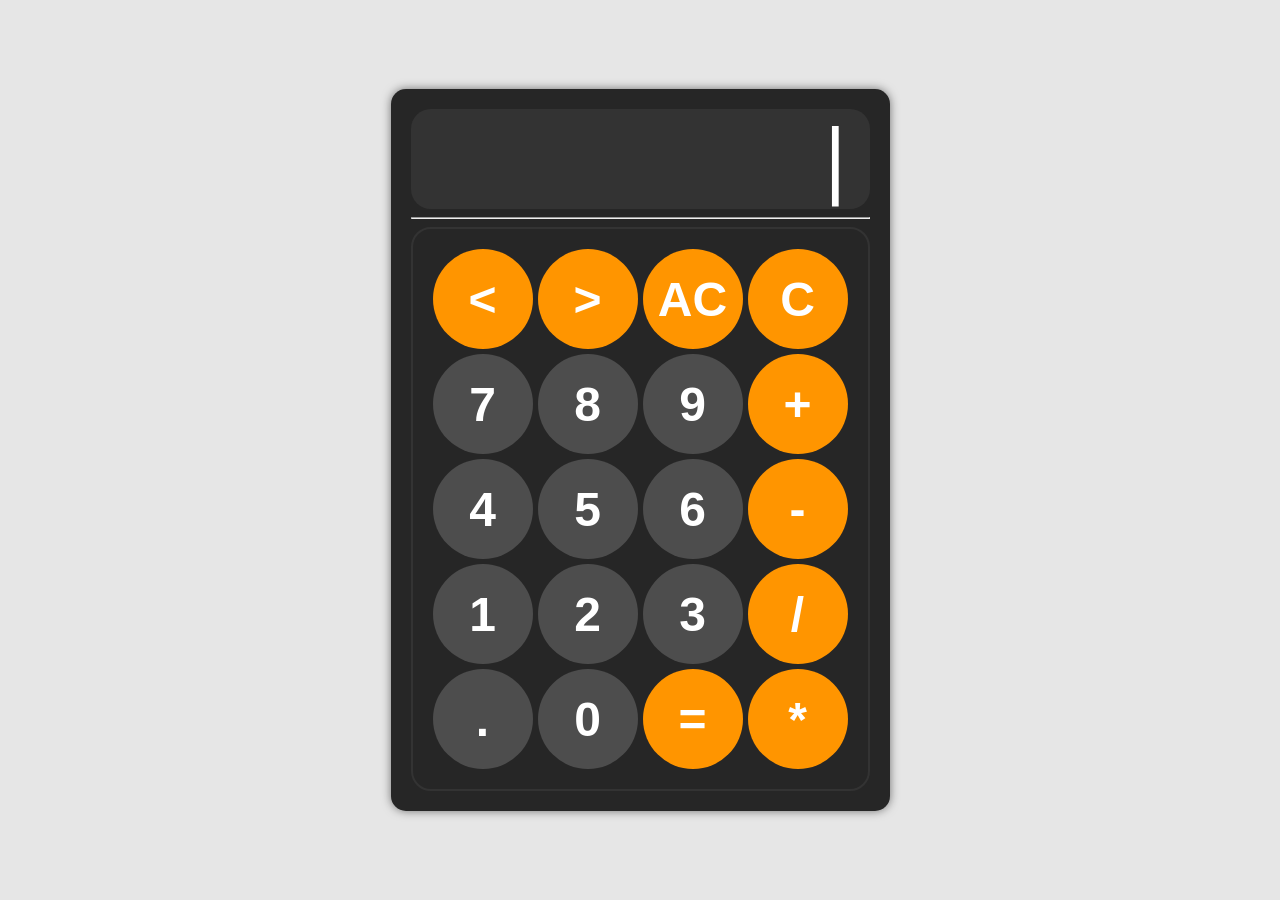
<file: index.html>
<!DOCTYPE html>
<html lang="en">
    <head>
        <meta charset="UTF-8">
        <meta name="viewport" content="width=device-width, initial-scale=1.0">
        <meta name="author" content="Ha Minh Tri">
        <title>Simple Calculator</title>
        <link rel="stylesheet" href="main.css">
    </head>
    <body>
        <div id="calculator">
            <div id="calculator__display" contenteditable="false"></div>

            <hr>

            <div id="calculator__key">
                <button onclick="moveCursorLeft()" class="operator__button"><</button>
                <button onclick="moveCursorRight()" class="operator__button">></button>
                <button onclick="clearDisplay()" class="operator__button">AC</button>
                <button onclick="deleteLast()" class="operator__button">C</button>

                <button onclick="appendToDisplay('7')">7</button>
                <button onclick="appendToDisplay('8')">8</button>
                <button onclick="appendToDisplay('9')">9</button>
                <button onclick="appendToDisplay('+')" class="operator__button">+</button>

                <button onclick="appendToDisplay('4')">4</button>
                <button onclick="appendToDisplay('5')">5</button>
                <button onclick="appendToDisplay('6')">6</button>
                <button onclick="appendToDisplay('-')" class="operator__button">-</button>

                <button onclick="appendToDisplay('1')">1</button>
                <button onclick="appendToDisplay('2')">2</button>
                <button onclick="appendToDisplay('3')">3</button>
                <button onclick="appendToDisplay('/')" class="operator__button">/</button>

                <button onclick="appendToDisplay('.')">.</button>
                <button onclick="appendToDisplay('0')">0</button>
                <button onclick="calculate()" class="operator__button">=</button>
                <button onclick="appendToDisplay('*')" class="operator__button">*</button>
            </div>
        </div>

        <script src="index.js"></script>
    </body>
</html>
</file>
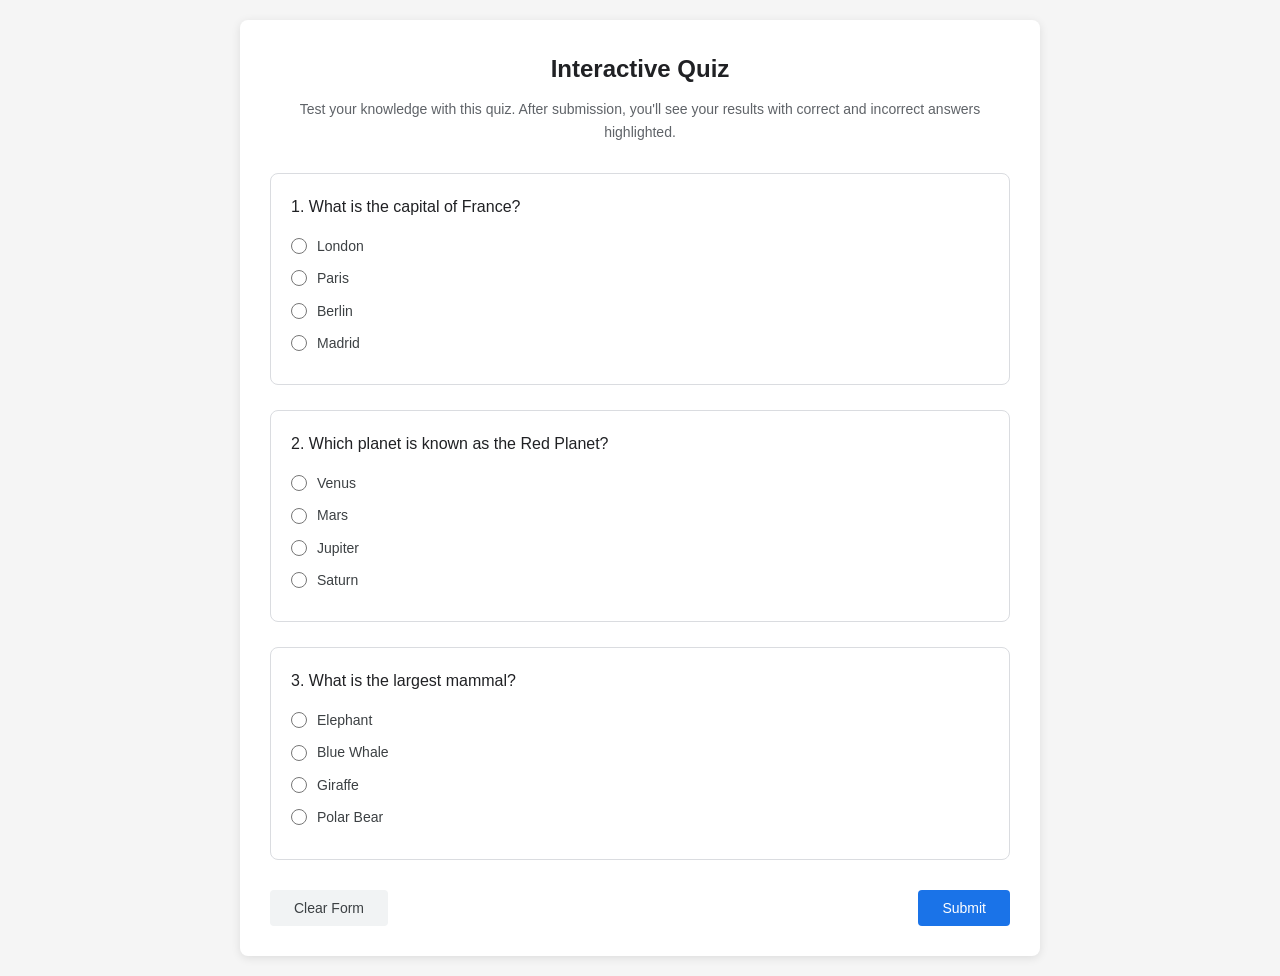
<file: Users/Entreprenuership/Midterm/index.html>
<!DOCTYPE html>
<html lang="en">
<head>
    <meta charset="UTF-8">
    <meta name="viewport" content="width=device-width, initial-scale=1.0">
    <title>Interactive Quiz Form</title>
    <style>
        * {
            box-sizing: border-box;
            margin: 0;
            padding: 0;
            font-family: 'Roboto', Arial, sans-serif;
        }

        body {
            background-color: #f5f5f5;
            padding: 20px;
            line-height: 1.6;
        }

        .form-container {
            max-width: 800px;
            margin: 0 auto;
            background: white;
            padding: 30px;
            border-radius: 8px;
            box-shadow: 0 2px 10px rgba(0, 0, 0, 0.1);
        }

        .quiz-header {
            text-align: center;
            margin-bottom: 30px;
        }

        .quiz-header__title {
            color: #202124;
            font-size: 24px;
            margin-bottom: 10px;
        }

        .quiz-header__description {
            color: #5f6368;
            font-size: 14px;
        }

        .question {
            margin-bottom: 25px;
            padding: 20px;
            border: 1px solid #dadce0;
            border-radius: 8px;
            transition: all 0.3s ease;
        }

        .question--correct {
            border-left: 4px solid #34a853;
            background-color: #e6f4ea;
        }

        .question--incorrect {
            border-left: 4px solid #ea4335;
            background-color: #fce8e6;
        }

        .question__text {
            font-size: 16px;
            font-weight: 500;
            color: #202124;
            margin-bottom: 15px;
        }

        .question__required {
            color: #d93025;
            margin-left: 5px;
        }

        .option {
            display: flex;
            align-items: center;
            margin-bottom: 10px;
        }

        .option__input {
            margin-right: 10px;
            width: 16px;
            height: 16px;
        }

        .option__label {
            font-size: 14px;
            color: #3c4043;
        }

        .form-actions {
            display: flex;
            justify-content: space-between;
            margin-top: 30px;
        }

        .button {
            padding: 10px 24px;
            border-radius: 4px;
            font-size: 14px;
            font-weight: 500;
            cursor: pointer;
            border: none;
            transition: background-color 0.3s;
        }

        .button--submit {
            background-color: #1a73e8;
            color: white;
        }

        .button--submit:hover {
            background-color: #1765cc;
        }

        .button--reset {
            background-color: #f1f3f4;
            color: #3c4043;
        }

        .button--reset:hover {
            background-color: #e8eaed;
        }

        .results {
            margin-top: 30px;
            padding: 20px;
            border-radius: 8px;
            background-color: #f8f9fa;
            display: none;
        }

        .results__title {
            font-size: 20px;
            margin-bottom: 15px;
            color: #202124;
        }

        .results__score {
            font-size: 18px;
            font-weight: 500;
            margin-bottom: 15px;
        }

        .results__score--highlight {
            color: #1a73e8;
        }

        .loading {
            text-align: center;
            padding: 20px;
            font-size: 18px;
            color: #5f6368;
        }

        .error-message {
            color: #d93025;
            text-align: center;
            padding: 20px;
            font-size: 16px;
        }

        @media (max-width: 600px) {
            .form-container {
                padding: 15px;
            }

            .form-actions {
                flex-direction: column;
            }

            .button {
                width: 100%;
                margin-bottom: 10px;
            }
        }
    </style>
</head>
<body>
    <div class="form-container">
        <div class="quiz-header">
            <h1 class="quiz-header__title">Interactive Quiz</h1>
            <p class="quiz-header__description">Test your knowledge with this quiz. After submission, you'll see your results with correct and incorrect answers highlighted.</p>
        </div>

        <div class="loading" id="loadingIndicator">Loading questions...</div>
        <div class="error-message" id="errorMessage" style="display: none;"></div>

        <form id="quizForm" style="display: none;"></form>

        <div class="form-actions" id="formActions" style="display: none;">
            <button type="button" class="button button--reset" id="resetBtn">Clear Form</button>
            <button type="submit" class="button button--submit" id="submitBtn">Submit</button>
        </div>

        <div class="results" id="resultsContainer">
            <h2 class="results__title">Quiz Results</h2>
            <div class="results__score">Your score: <span class="results__score--highlight" id="scoreDisplay">0</span> out of <span id="totalQuestionsDisplay">0</span></div>
            <div id="resultsDetails"></div>
        </div>
    </div>

    <script>
        document.addEventListener('DOMContentLoaded', function() {
            const quizForm = document.getElementById('quizForm');
            const resultsContainer = document.getElementById('resultsContainer');
            const resultsDetails = document.getElementById('resultsDetails');
            const scoreDisplay = document.getElementById('scoreDisplay');
            const totalQuestionsDisplay = document.getElementById('totalQuestionsDisplay');
            const submitBtn = document.getElementById('submitBtn');
            const resetBtn = document.getElementById('resetBtn');
            const loadingIndicator = document.getElementById('loadingIndicator');
            const errorMessage = document.getElementById('errorMessage');
            const formActions = document.getElementById('formActions');

            let quizData = []; 

            async function loadQuizData() {
                try {
                    const response = await fetch('./questions.json'); 
                    if (!response.ok) {
                        throw new Error(`HTTP error! status: ${response.status}`);
                    }
                    quizData = await response.json();

                    loadingIndicator.style.display = 'none';
                    quizForm.style.display = 'block';
                    formActions.style.display = 'flex';
                    
                    renderQuiz();
                } catch (error) {
                    console.error('Error loading quiz data:', error);
                    loadingIndicator.style.display = 'none';
                    errorMessage.textContent = 'Failed to load questions. Please try again later.';
                    errorMessage.style.display = 'block';
                }
            }

            function renderQuiz() {
                quizForm.innerHTML = '';
                
                quizData.forEach((questionData, index) => {
                    const questionElement = document.createElement('div');
                    questionElement.className = 'question';
                    questionElement.id = `question-${index}`;
                    
                    const questionText = document.createElement('div');
                    questionText.className = 'question__text';
                    questionText.textContent = `${index + 1}. ${questionData.question}`;
                    
                    questionElement.appendChild(questionText);
                    
                    questionData.options.forEach((option, optionIndex) => {
                        const optionId = `q${index}-option${optionIndex}`;
                        
                        const optionContainer = document.createElement('div');
                        optionContainer.className = 'option';
                        
                        const input = document.createElement('input');
                        input.type = 'radio';
                        input.className = 'option__input';
                        input.name = `question-${index}`;
                        input.id = optionId;
                        input.value = option;
                        
                        const label = document.createElement('label');
                        label.className = 'option__label';
                        label.htmlFor = optionId;
                        label.textContent = option;
                        
                        optionContainer.appendChild(input);
                        optionContainer.appendChild(label);
                        questionElement.appendChild(optionContainer);
                    });
                    
                    quizForm.appendChild(questionElement);
                });
            }

            function showResults() {
                let score = 0;
                resultsDetails.innerHTML = '';
                
                quizData.forEach((questionData, index) => {
                    const questionElement = document.getElementById(`question-${index}`);
                    const selectedOption = document.querySelector(`input[name="question-${index}"]:checked`);
                    
                    questionElement.classList.remove('question--correct', 'question--incorrect');
                    
                    if (selectedOption) {
                        const isCorrect = selectedOption.value === questionData.correctAnswer;
                        
                        if (isCorrect) {
                            score++;
                            questionElement.classList.add('question--correct');
                        } else {
                            questionElement.classList.add('question--incorrect');
                        }
                        
                        const resultDetail = document.createElement('div');
                        resultDetail.className = 'question';
                        resultDetail.classList.add(isCorrect ? 'question--correct' : 'question--incorrect');
                        
                        const resultText = document.createElement('div');
                        resultText.className = 'question__text';
                        resultText.textContent = `${index + 1}. ${questionData.question}`;
                        
                        const userAnswer = document.createElement('p');
                        userAnswer.textContent = `Your answer: ${selectedOption.value}`;
                        userAnswer.style.margin = '5px 0';
                        userAnswer.style.color = isCorrect ? '#34a853' : '#ea4335';
                        
                        if (!isCorrect) {
                            const correctAnswer = document.createElement('p');
                            correctAnswer.textContent = `Correct answer: ${questionData.correctAnswer}`;
                            correctAnswer.style.margin = '5px 0';
                            correctAnswer.style.color = '#34a853';
                            resultDetail.appendChild(correctAnswer);
                        }
                        
                        resultDetail.appendChild(resultText);
                        resultDetail.appendChild(userAnswer);
                        resultsDetails.appendChild(resultDetail);
                    } else {
                        questionElement.classList.add('question--incorrect');
                        
                        const resultDetail = document.createElement('div');
                        resultDetail.className = 'question question--incorrect';
                        
                        const resultText = document.createElement('div');
                        resultText.className = 'question__text';
                        resultText.textContent = `${index + 1}. ${questionData.question}`;
                        
                        const noAnswer = document.createElement('p');
                        noAnswer.textContent = 'You did not answer this question.';
                        noAnswer.style.margin = '5px 0';
                        noAnswer.style.color = '#ea4335';
                        
                        const correctAnswer = document.createElement('p');
                        correctAnswer.textContent = `Correct answer: ${questionData.correctAnswer}`;
                        correctAnswer.style.margin = '5px 0';
                        correctAnswer.style.color = '#34a853';
                        
                        resultDetail.appendChild(resultText);
                        resultDetail.appendChild(noAnswer);
                        resultDetail.appendChild(correctAnswer);
                        resultsDetails.appendChild(resultDetail);
                    }
                });
                
                scoreDisplay.textContent = score;
                totalQuestionsDisplay.textContent = quizData.length;
                resultsContainer.style.display = 'block';
                
                resultsContainer.scrollIntoView({ behavior: 'smooth' });
            }

            function resetForm() {
                quizForm.reset();
                resultsContainer.style.display = 'none';
                
                quizData.forEach((_, index) => {
                    const questionElement = document.getElementById(`question-${index}`);
                    questionElement.classList.remove('question--correct', 'question--incorrect');
                });
            }

            submitBtn.addEventListener('click', showResults);
            resetBtn.addEventListener('click', resetForm);

            loadQuizData();
        });
    </script>
</body>
</html>
</file>
<file: main.css>
body {
    margin: 0;
    display: flex;
    justify-content: center;
    align-items: center;
    height: 100vh;
    background-color: hsl(0, 0%, 90%);
}

#calculator {
    font-family: Arial, Helvetica, sans-serif;
    background-color: hsl(0, 0%, 15%);
    border-radius: 15px;;
    max-width: 500px;
    overflow: hidden;
    padding: 20px;
    box-shadow: 0 0 10px rgba(0, 0, 0, 0.5);
    box-sizing: border-box;
}

#calculator__display {
    display: flex;
    align-items: center; /* Centers vertically */
    justify-content: right; /* Keeps numbers aligned right */
    border-radius: 20px;
    width: 100%;
    height: 100px;
    padding: 10px;
    font-size: 5rem;
    border: none;
    background-color: hsl(0, 0%, 20%);
    color: white;
    box-sizing: border-box;
    overflow-x: auto;
    overflow-y: hidden;
    white-space: nowrap;
    outline: none;
    cursor: text;
    font-family: monospace; /* Ensures even spacing */
}

#calculator__key {
    display: grid;
    grid-template-columns: repeat(4, 1fr);
    gap: 5px;
    padding: 20px;
    box-sizing: border-box;
    border: 2px solid hsl(0, 0%, 20%);
    border-radius: 20px;
}

button {
    width: 100px;
    height: 100px;
    border-radius: 50px;
    border: none;
    background-color: hsl(0, 0%, 30%);
    color: white;
    font-size: 3rem;
    font-weight: bold;
    cursor: pointer;
}

button:hover {
    background-color: hsl(0, 0%, 40%);
}

button:active {
    background-color: hsl(0, 0%, 50%);
}

.operator__button {
    background-color: hsl(35, 100%, 50%);
}

.operator__button:hover {
    background-color: hsl(35, 100%, 65%);
}

.operator__button:active {
    background-color: hsl(35, 100%, 75%);
}
</file>
